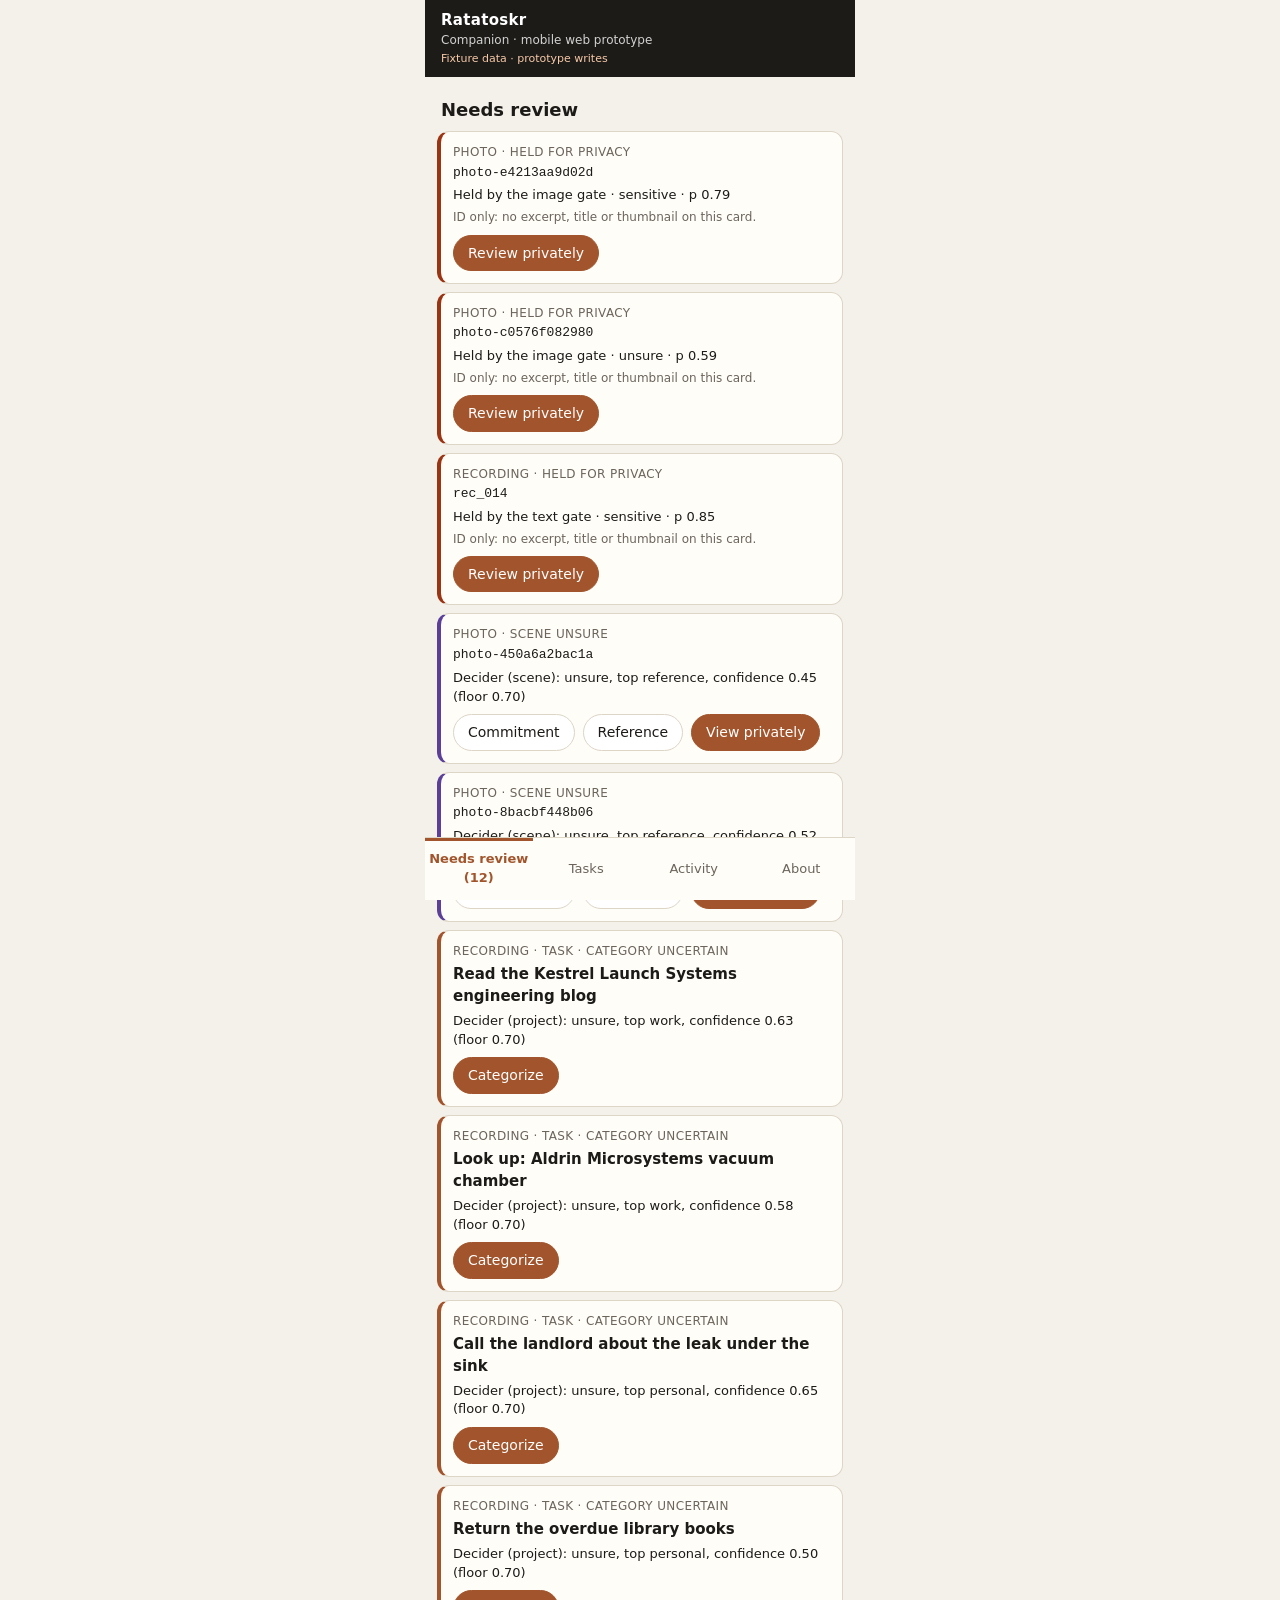
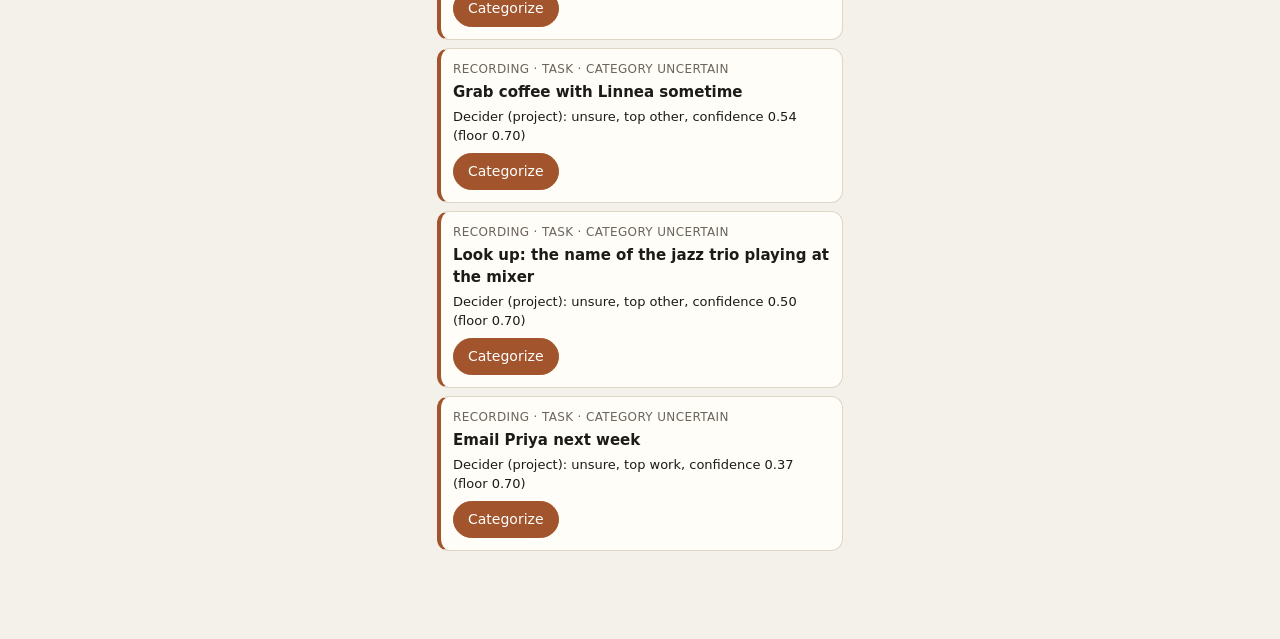
<file: app/index.html>
<!doctype html>
<!-- Copyright 2026 Dan Lee-Odinson. Licensed under the Apache License, Version 2.0; see LICENSE. -->
<html lang="en">
<head>
<meta charset="utf-8">
<meta name="viewport" content="width=device-width, initial-scale=1">
<title>Ratatoskr companion · mobile web prototype</title>
<link rel="stylesheet" href="app.css">
</head>
<body>
<div id="app" class="app"><p class="empty">Loading…</p></div>
<script src="fixtures.js"></script>
<script src="state.js"></script>
<script src="adapter.js"></script>
<script src="app.js"></script>
<script>
  // The fixtures and this browser's storage (P0), or, when the page came from the courier's owner service and holds
  // its token, the service (P1). Opened as a file, nothing here reaches the network.
  new RatatoskrApp.App(document.getElementById("app"), RatatoskrAdapter.choose(RATATOSKR_FIXTURES,
    RatatoskrAdapter.browserStorage(), window.location)).start();
</script>
</body>
</html>
</file>
<file: app/app.css>
/* Copyright 2026 Dan Lee-Odinson. Licensed under the Apache License, Version 2.0; see LICENSE.
   The companion app prototype: phone width first, system fonts, no external asset. */
:root {
  --bg: #f4f1ea; --card: #fffdf8; --ink: #1d1b18; --muted: #6b655c; --line: #ddd5c6;
  --copper: #a2552c; --copper-soft: #f3e2d6; --ok: #2f6b4f; --warn: #9a3412; --sim: #5b3f99; --sim-soft: #ece6f7;
}
* { box-sizing: border-box; }
html, body { margin: 0; background: var(--bg); color: var(--ink); }
body { font: 15px/1.45 system-ui, -apple-system, "Segoe UI", Roboto, sans-serif; }
.app { max-width: 430px; min-height: 100vh; margin: 0 auto; background: var(--bg); position: relative; padding-bottom: 64px; }
.top { position: sticky; top: 0; z-index: 2; background: var(--ink); color: #fff; padding: 10px 16px; }
.brand { font-weight: 700; letter-spacing: .02em; }
.sub { font-size: 12px; opacity: .8; }
.source { font-size: 11px; margin-top: 2px; color: #f6c9a8; }
.main { padding: 8px 12px 16px; }
h2 { font-size: 18px; margin: 12px 4px 8px; }
h3 { font-size: 14px; margin: 16px 4px 6px; color: var(--muted); text-transform: uppercase; letter-spacing: .04em; }
.count { font-weight: 400; color: var(--muted); }
.card { background: var(--card); border: 1px solid var(--line); border-radius: 12px; padding: 12px; margin: 8px 0; }
.card.hold { border-left: 4px solid var(--warn); }
.card.scene { border-left: 4px solid var(--sim); }
.card.task { border-left: 4px solid var(--copper); }
.kind { font-size: 12px; color: var(--muted); text-transform: uppercase; letter-spacing: .03em; }
.ref, .mono { font-family: ui-monospace, "Cascadia Mono", Consolas, monospace; font-size: 13px; text-transform: none; }
.ref { margin: 2px 0; }
.text { font-weight: 600; margin: 4px 0; }
.state { font-size: 13px; margin: 4px 0; }
.state.done { color: var(--ok); font-weight: 600; }
.meta { font-size: 12px; color: var(--muted); }
.fine { font-size: 12px; color: var(--muted); margin: 4px 0; }
.notice { background: var(--copper-soft); border-radius: 8px; padding: 8px 10px; font-size: 13px; }
.empty { color: var(--muted); padding: 8px 4px; }
.actions { display: flex; flex-wrap: wrap; gap: 8px; margin-top: 8px; }
.btn { display: inline-block; border: 1px solid var(--line); background: #fff; color: var(--ink); border-radius: 999px;
  padding: 7px 14px; font: inherit; font-size: 14px; text-decoration: none; cursor: pointer; }
.btn.primary { background: var(--copper); border-color: var(--copper); color: #fff; }
.btn.warn { border-color: var(--warn); color: var(--warn); }
.btn[disabled] { opacity: .5; }
.btn.back { margin-top: 12px; }
.link, .cardlink { background: none; border: 0; padding: 0; font: inherit; color: inherit; text-align: left; cursor: pointer; width: 100%; text-decoration: none; }
.done { list-style: none; padding: 0; margin: 0; }
.done li { background: var(--card); border: 1px solid var(--line); border-radius: 10px; padding: 8px 10px; margin: 6px 0; font-size: 13px; }
.chips { display: flex; flex-wrap: wrap; gap: 6px; margin: 6px 0; }
.chip { font-size: 12px; border-radius: 999px; padding: 2px 9px; background: #efe9de; }
.chip.cat { background: var(--copper-soft); color: var(--copper); font-weight: 600; }
.chip.tag { background: #e7eef0; }
.chip .x { border: 0; background: none; cursor: pointer; font: inherit; padding: 0 0 0 4px; }
.badge.illus { display: inline-block; font-size: 11px; background: #fff3c4; border: 1px solid #e3c55a; border-radius: 6px; padding: 1px 6px; margin: 4px 0; }
.filters { display: flex; gap: 12px; margin: 0 4px 8px; font-size: 13px; }
.filters select { font: inherit; padding: 4px; border-radius: 6px; border: 1px solid var(--line); background: #fff; }
.tabs { position: fixed; bottom: 0; left: 50%; transform: translateX(-50%); width: 100%; max-width: 430px; display: flex;
  background: var(--card); border-top: 1px solid var(--line); z-index: 3; }
.tabs button { flex: 1; border: 0; background: none; padding: 12px 4px; font: inherit; font-size: 13px; color: var(--muted); cursor: pointer; }
.tabs button.on { color: var(--copper); font-weight: 700; box-shadow: inset 0 3px 0 var(--copper); }
.activity { list-style: none; padding: 0; margin: 0; }
.entry { background: var(--card); border: 1px solid var(--line); border-radius: 10px; padding: 8px 10px; margin: 6px 0; font-size: 13px; }
.entry .when { color: var(--muted); font-size: 12px; }
.entry .model { color: var(--sim); }
.entry .model::before { content: "Model · "; font-weight: 600; }
.entry .owner { font-weight: 600; color: var(--copper); }
.entry .status { font-size: 12px; color: var(--muted); }
.status-acknowledged .status { color: var(--ok); font-weight: 600; }
.status-pending .status { color: #8a6d00; font-weight: 600; }
.status-failed .status { color: var(--warn); font-weight: 600; }
.sheet, .viewer { position: fixed; inset: 0; z-index: 5; overflow-y: auto; background: var(--bg); padding: 12px 14px 32px;
  max-width: 430px; margin: 0 auto; }
.sheethead { display: flex; align-items: center; gap: 10px; }
.sheethead h2 { margin: 0; }
.model { font-size: 13px; color: var(--sim); margin: 6px 0; }
fieldset { border: 1px solid var(--line); border-radius: 10px; margin: 10px 0; padding: 8px 10px; background: var(--card); }
legend { font-size: 13px; font-weight: 600; padding: 0 4px; }
.opt { display: grid; grid-template-columns: 22px 92px 1fr 40px; align-items: center; gap: 6px; padding: 5px 0; font-size: 14px; }
.opt.leave { grid-template-columns: 22px 1fr; }
.opt .bar { height: 8px; background: #efe9de; border-radius: 4px; overflow: hidden; }
.opt .bar span { display: block; height: 100%; background: var(--sim); }
.opt .num { font-size: 12px; color: var(--muted); text-align: right; }
.addtag { display: flex; gap: 6px; margin-top: 6px; }
.addtag input { flex: 1; font: inherit; padding: 6px 8px; border-radius: 8px; border: 1px solid var(--line); }
.viewer { background: #f7f4fc; }
.simbanner { position: sticky; top: -12px; background: var(--sim); color: #fff; font-weight: 700; text-align: center;
  padding: 8px; border-radius: 0 0 10px 10px; margin: -12px -14px 8px; letter-spacing: .03em; }
.content { margin: 10px 0; background: #fff; border: 1px dashed var(--sim); border-radius: 10px; padding: 8px; }
.photo { display: block; width: 100%; height: auto; border-radius: 6px; }
.transcript .ttitle { font-weight: 700; margin-bottom: 4px; }
.transcript p { margin: 0; white-space: pre-wrap; font-size: 14px; }
.inventory { width: 100%; border-collapse: collapse; font-size: 13px; background: var(--card); }
.inventory th, .inventory td { border: 1px solid var(--line); padding: 6px; vertical-align: top; text-align: left; }
code { font-size: 12px; }
/* The interactive sandbox (Dan's ruling 65): its label in the header, every sheet and every viewer; the guided
   scenario; a phone-style notification drawn in the page. */
.sandbox-label { background: #0f5e66; color: #fff; font-size: 12px; font-weight: 600; text-align: center;
  padding: 5px 10px; margin: -10px -16px 8px; letter-spacing: 0; text-transform: none; }
.sandbox-label.stick { position: sticky; top: -12px; z-index: 1; margin: -12px -14px 8px; }
.sandbox-label.inline { margin: -8px -8px 6px; }
.scenario { background: #e6f2f3; border: 1px solid #9cc9cd; border-radius: 12px; padding: 10px 12px; margin: 8px 0; }
.scenario .stitle { font-weight: 700; }
.notif { margin: 8px 0; background: #fff; border: 1px solid var(--line); border-radius: 16px; padding: 10px 12px;
  box-shadow: 0 6px 18px rgba(0, 0, 0, .14); }
.notif.arrive { animation: notif-in .35s ease-out; }
.notif.task { border-left: 4px solid var(--copper); }
.notif.hold { border-left: 4px solid var(--warn); }
.notif .nhead { display: flex; justify-content: space-between; align-items: center; font-size: 12px; color: var(--muted); }
.notif .x { border: 0; background: none; font-size: 18px; line-height: 1; cursor: pointer; color: var(--muted); }
.picks .btn { font-size: 13px; padding: 6px 10px; }
.picks .num { color: var(--muted); font-size: 12px; }
@keyframes notif-in { from { transform: translateY(-12px); opacity: 0; } to { transform: none; opacity: 1; } }
@media (prefers-reduced-motion: reduce) { .notif.arrive { animation: none; } }
</file>
